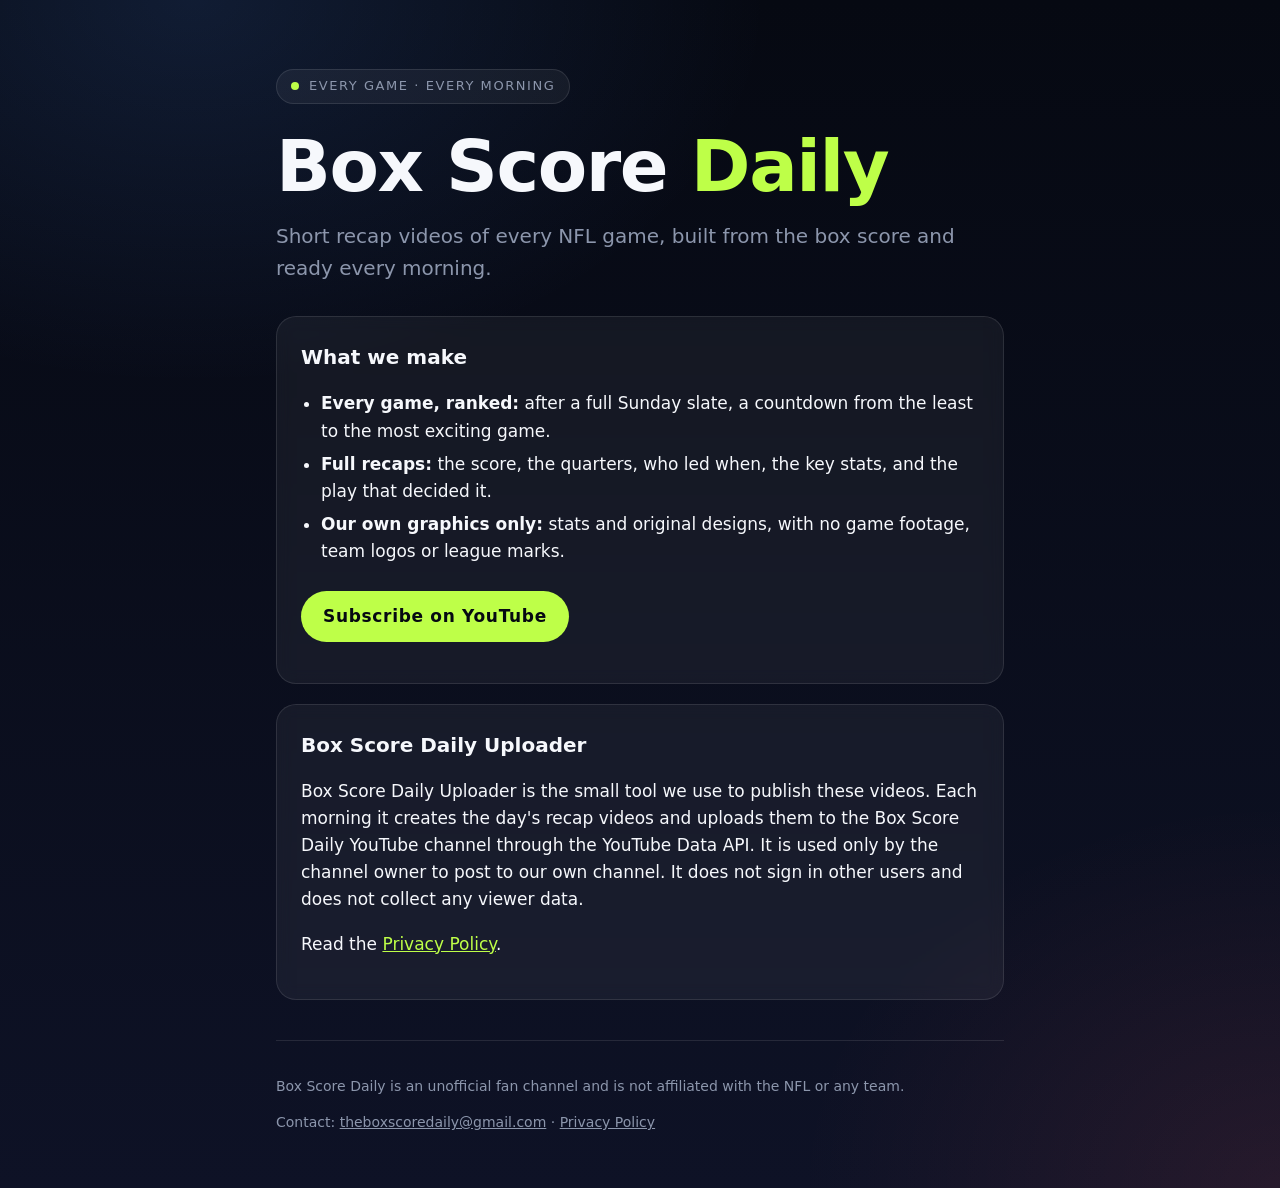
<file: index.html>
<!doctype html>
<html lang="en">
<head>
<meta charset="utf-8">
<meta name="viewport" content="width=device-width, initial-scale=1">
<title>Box Score Daily</title>
<meta name="description" content="Box Score Daily: every NFL game, recapped every morning in short vertical videos built from the box score.">
<link rel="stylesheet" href="style.css">
</head>
<body>
<main>
  <p class="chip"><span class="dot"></span>EVERY GAME · EVERY MORNING</p>
  <h1>Box Score <span class="lime">Daily</span></h1>
  <p class="lead">Short recap videos of every NFL game, built from the box score and ready every morning.</p>

  <section class="card">
    <h2>What we make</h2>
    <ul>
      <li><strong>Every game, ranked:</strong> after a full Sunday slate, a countdown from the least to the most exciting game.</li>
      <li><strong>Full recaps:</strong> the score, the quarters, who led when, the key stats, and the play that decided it.</li>
      <li><strong>Our own graphics only:</strong> stats and original designs, with no game footage, team logos or league marks.</li>
    </ul>
    <p><a class="button" href="https://www.youtube.com/@BoxScoreDaily">Subscribe on YouTube</a></p>
  </section>

  <section class="card">
    <h2>Box Score Daily Uploader</h2>
    <p>Box Score Daily Uploader is the small tool we use to publish these videos. Each morning it creates the day's recap videos and uploads them to the Box Score Daily YouTube channel through the YouTube Data API. It is used only by the channel owner to post to our own channel. It does not sign in other users and does not collect any viewer data.</p>
    <p>Read the <a href="privacy.html">Privacy Policy</a>.</p>
  </section>

  <footer>
    <p>Box Score Daily is an unofficial fan channel and is not affiliated with the NFL or any team.</p>
    <p>Contact: <a href="mailto:theboxscoredaily@gmail.com">theboxscoredaily@gmail.com</a> · <a href="privacy.html">Privacy Policy</a></p>
  </footer>
</main>
</body>
</html>
</file>
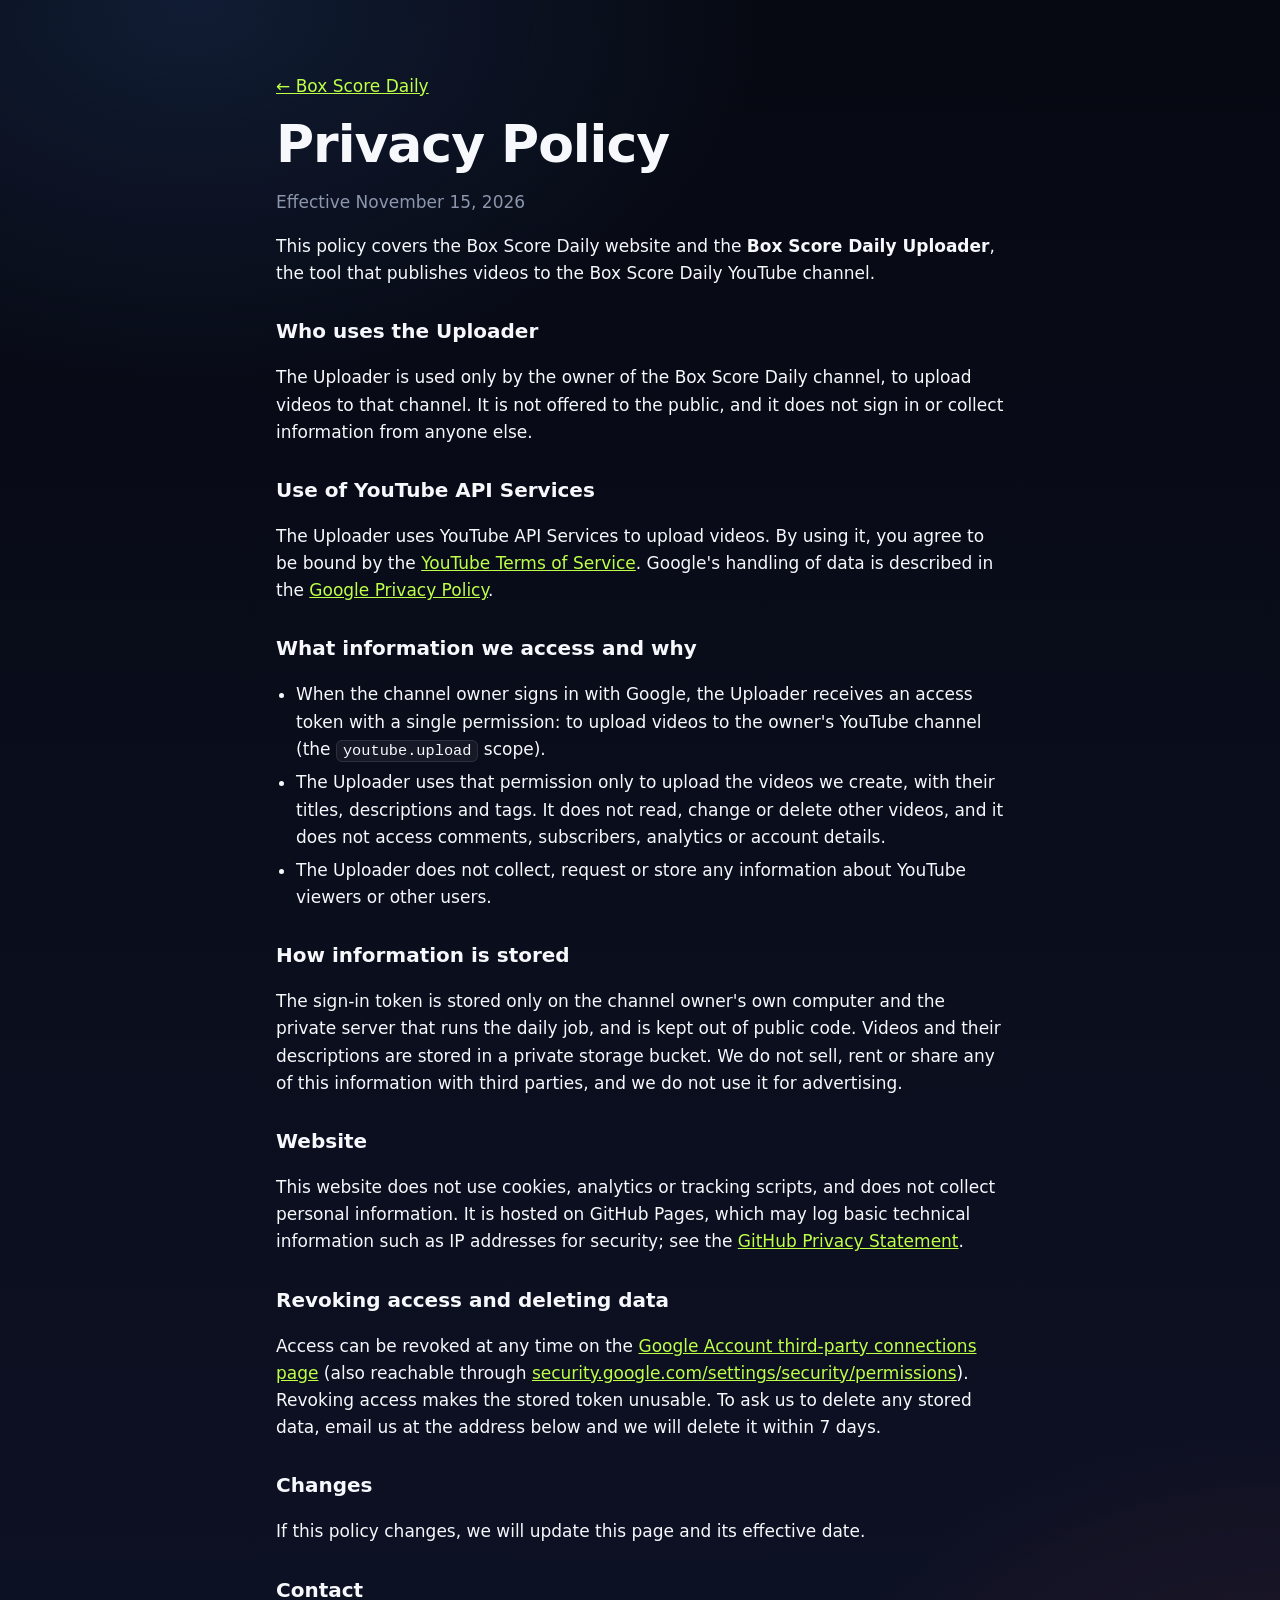
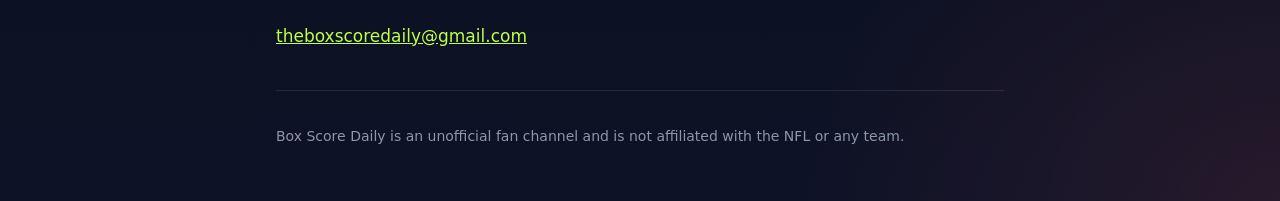
<file: privacy.html>
<!doctype html>
<html lang="en">
<head>
<meta charset="utf-8">
<meta name="viewport" content="width=device-width, initial-scale=1">
<title>Privacy Policy · Box Score Daily</title>
<meta name="description" content="Privacy Policy for Box Score Daily and the Box Score Daily Uploader.">
<link rel="stylesheet" href="style.css">
</head>
<body>
<main class="doc">
  <p><a href="./">&larr; Box Score Daily</a></p>
  <h1>Privacy Policy</h1>
  <p class="muted">Effective November 15, 2026</p>

  <p>This policy covers the Box Score Daily website and the <strong>Box Score Daily Uploader</strong>, the tool that publishes videos to the Box Score Daily YouTube channel.</p>

  <h2>Who uses the Uploader</h2>
  <p>The Uploader is used only by the owner of the Box Score Daily channel, to upload videos to that channel. It is not offered to the public, and it does not sign in or collect information from anyone else.</p>

  <h2>Use of YouTube API Services</h2>
  <p>The Uploader uses YouTube API Services to upload videos. By using it, you agree to be bound by the <a href="https://www.youtube.com/t/terms">YouTube Terms of Service</a>. Google's handling of data is described in the <a href="https://policies.google.com/privacy">Google Privacy Policy</a>.</p>

  <h2>What information we access and why</h2>
  <ul>
    <li>When the channel owner signs in with Google, the Uploader receives an access token with a single permission: to upload videos to the owner's YouTube channel (the <code>youtube.upload</code> scope).</li>
    <li>The Uploader uses that permission only to upload the videos we create, with their titles, descriptions and tags. It does not read, change or delete other videos, and it does not access comments, subscribers, analytics or account details.</li>
    <li>The Uploader does not collect, request or store any information about YouTube viewers or other users.</li>
  </ul>

  <h2>How information is stored</h2>
  <p>The sign-in token is stored only on the channel owner's own computer and the private server that runs the daily job, and is kept out of public code. Videos and their descriptions are stored in a private storage bucket. We do not sell, rent or share any of this information with third parties, and we do not use it for advertising.</p>

  <h2>Website</h2>
  <p>This website does not use cookies, analytics or tracking scripts, and does not collect personal information. It is hosted on GitHub Pages, which may log basic technical information such as IP addresses for security; see the <a href="https://docs.github.com/en/site-policy/privacy-policies/github-general-privacy-statement">GitHub Privacy Statement</a>.</p>

  <h2>Revoking access and deleting data</h2>
  <p>Access can be revoked at any time on the <a href="https://myaccount.google.com/connections">Google Account third-party connections page</a> (also reachable through <a href="https://security.google.com/settings/security/permissions">security.google.com/settings/security/permissions</a>). Revoking access makes the stored token unusable. To ask us to delete any stored data, email us at the address below and we will delete it within 7 days.</p>

  <h2>Changes</h2>
  <p>If this policy changes, we will update this page and its effective date.</p>

  <h2>Contact</h2>
  <p><a href="mailto:theboxscoredaily@gmail.com">theboxscoredaily@gmail.com</a></p>

  <footer>
    <p>Box Score Daily is an unofficial fan channel and is not affiliated with the NFL or any team.</p>
  </footer>
</main>
</body>
</html>
</file>
<file: style.css>
:root {
  --bg-top: #060912;
  --bg-bot: #0e1226;
  --fg: #f6f8fc;
  --muted: #8c96ac;
  --lime: #beff48;
  --card: rgba(255, 255, 255, 0.05);
  --line: rgba(255, 255, 255, 0.10);
}
* { box-sizing: border-box; }
html { background: var(--bg-top); }
body {
  margin: 0;
  min-height: 100vh;
  color: var(--fg);
  background: radial-gradient(60rem 40rem at 15% 0%, rgba(82, 146, 255, 0.14), transparent 60%),
              radial-gradient(50rem 40rem at 100% 100%, rgba(255, 94, 98, 0.10), transparent 60%),
              linear-gradient(var(--bg-top), var(--bg-bot));
  font: 17px/1.6 "Inter", system-ui, -apple-system, "Segoe UI", Roboto, sans-serif;
}
main { max-width: 760px; margin: 0 auto; padding: 56px 16px 40px; }
h1 { font-size: clamp(40px, 9vw, 72px); line-height: 1.05; margin: 12px 0 16px; letter-spacing: -0.02em; font-weight: 900; }
.doc h1 { font-size: clamp(34px, 7vw, 52px); }
h2 { font-size: 20px; margin: 28px 0 8px; }
.card h2 { margin-top: 0; }
.lime { color: var(--lime); }
.lead { font-size: 20px; color: var(--muted); margin: 0 0 32px; }
.muted { color: var(--muted); }
.chip {
  display: inline-flex; align-items: center; gap: 10px;
  padding: 6px 14px; border: 1px solid var(--line); border-radius: 999px;
  font-size: 13px; letter-spacing: 0.12em; color: var(--muted); background: var(--card);
}
.dot { width: 8px; height: 8px; border-radius: 50%; background: var(--lime); }
.card {
  background: var(--card); border: 1px solid var(--line); border-radius: 20px;
  padding: 24px; margin: 0 0 20px; backdrop-filter: blur(8px);
}
ul { padding-left: 20px; }
li { margin: 6px 0; }
a { color: var(--lime); }
.button {
  display: inline-block; margin-top: 8px; padding: 12px 22px; border-radius: 999px;
  background: var(--lime); color: #060912; font-weight: 800; text-decoration: none; letter-spacing: 0.04em;
}
code { background: var(--card); border: 1px solid var(--line); border-radius: 6px; padding: 1px 6px; font-size: 0.9em; }
footer { margin-top: 40px; padding-top: 20px; border-top: 1px solid var(--line); color: var(--muted); font-size: 14px; }
footer a { color: var(--muted); }
</file>
